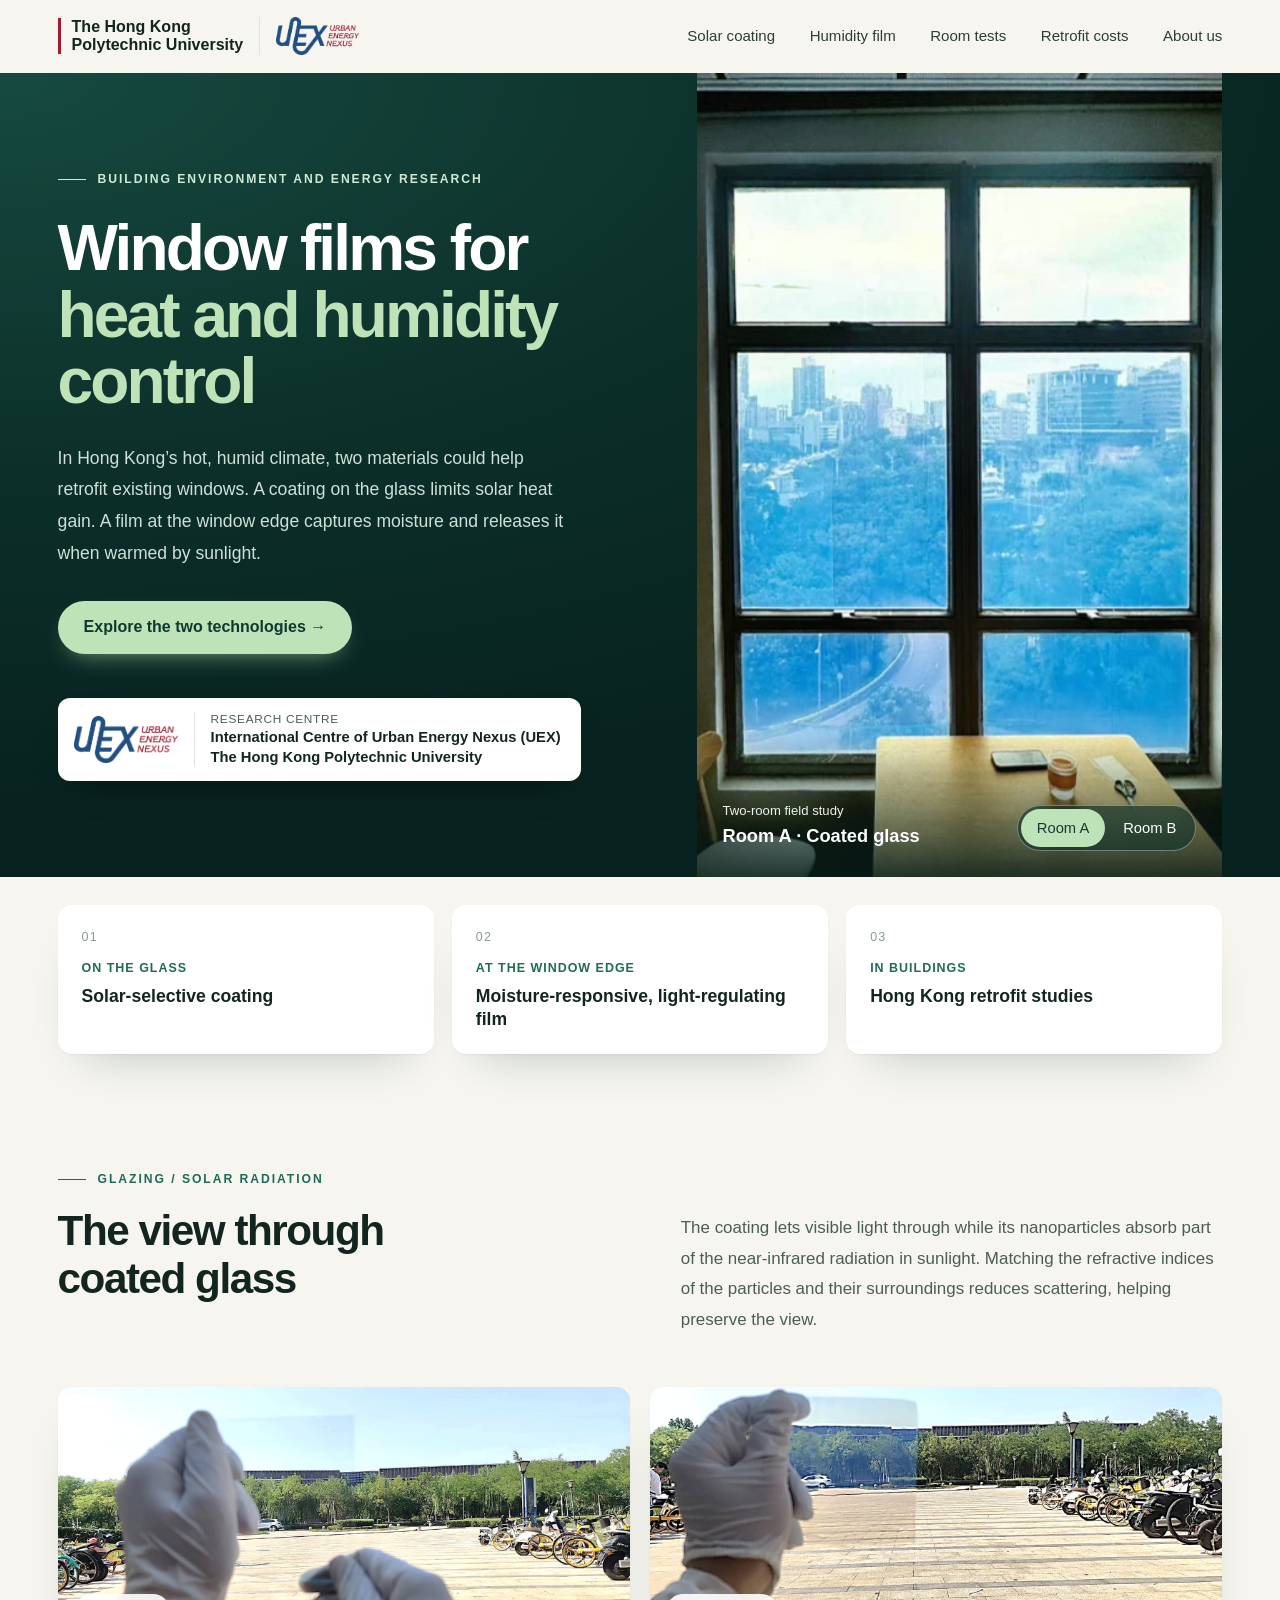
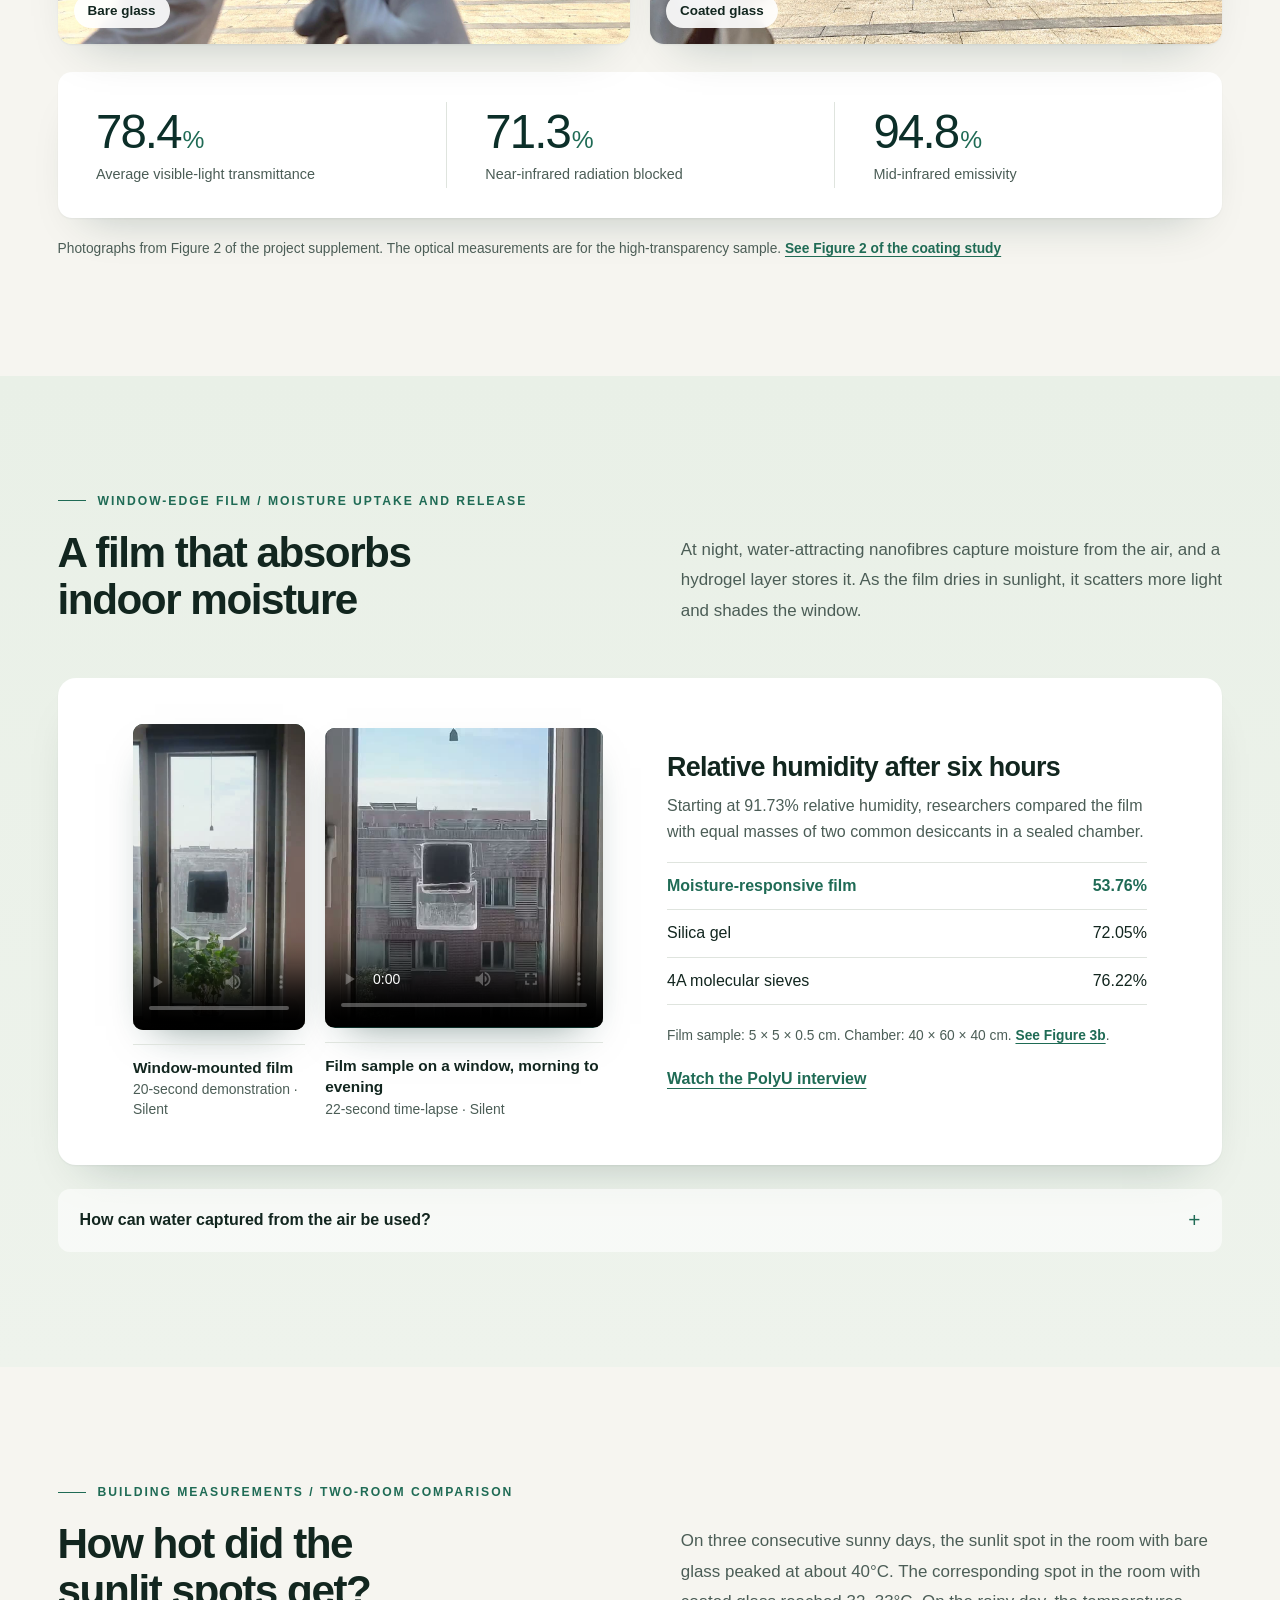
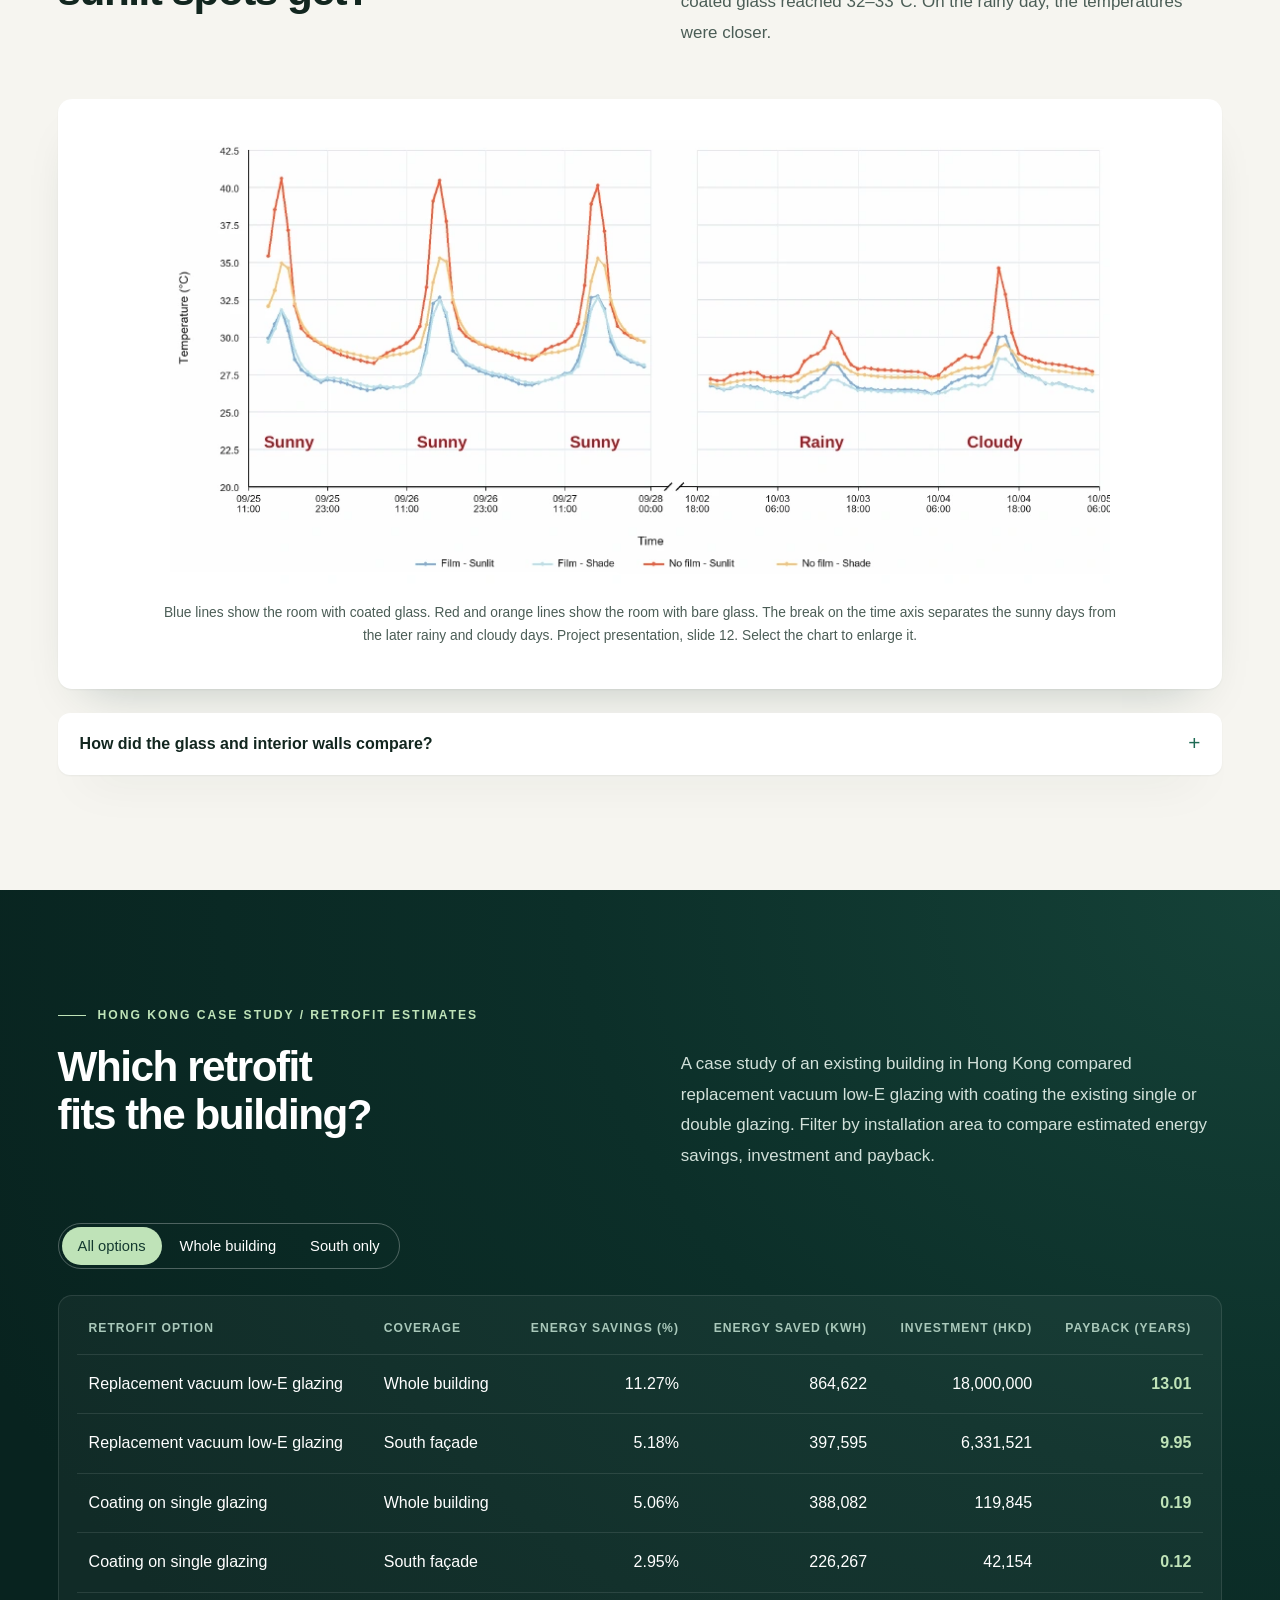
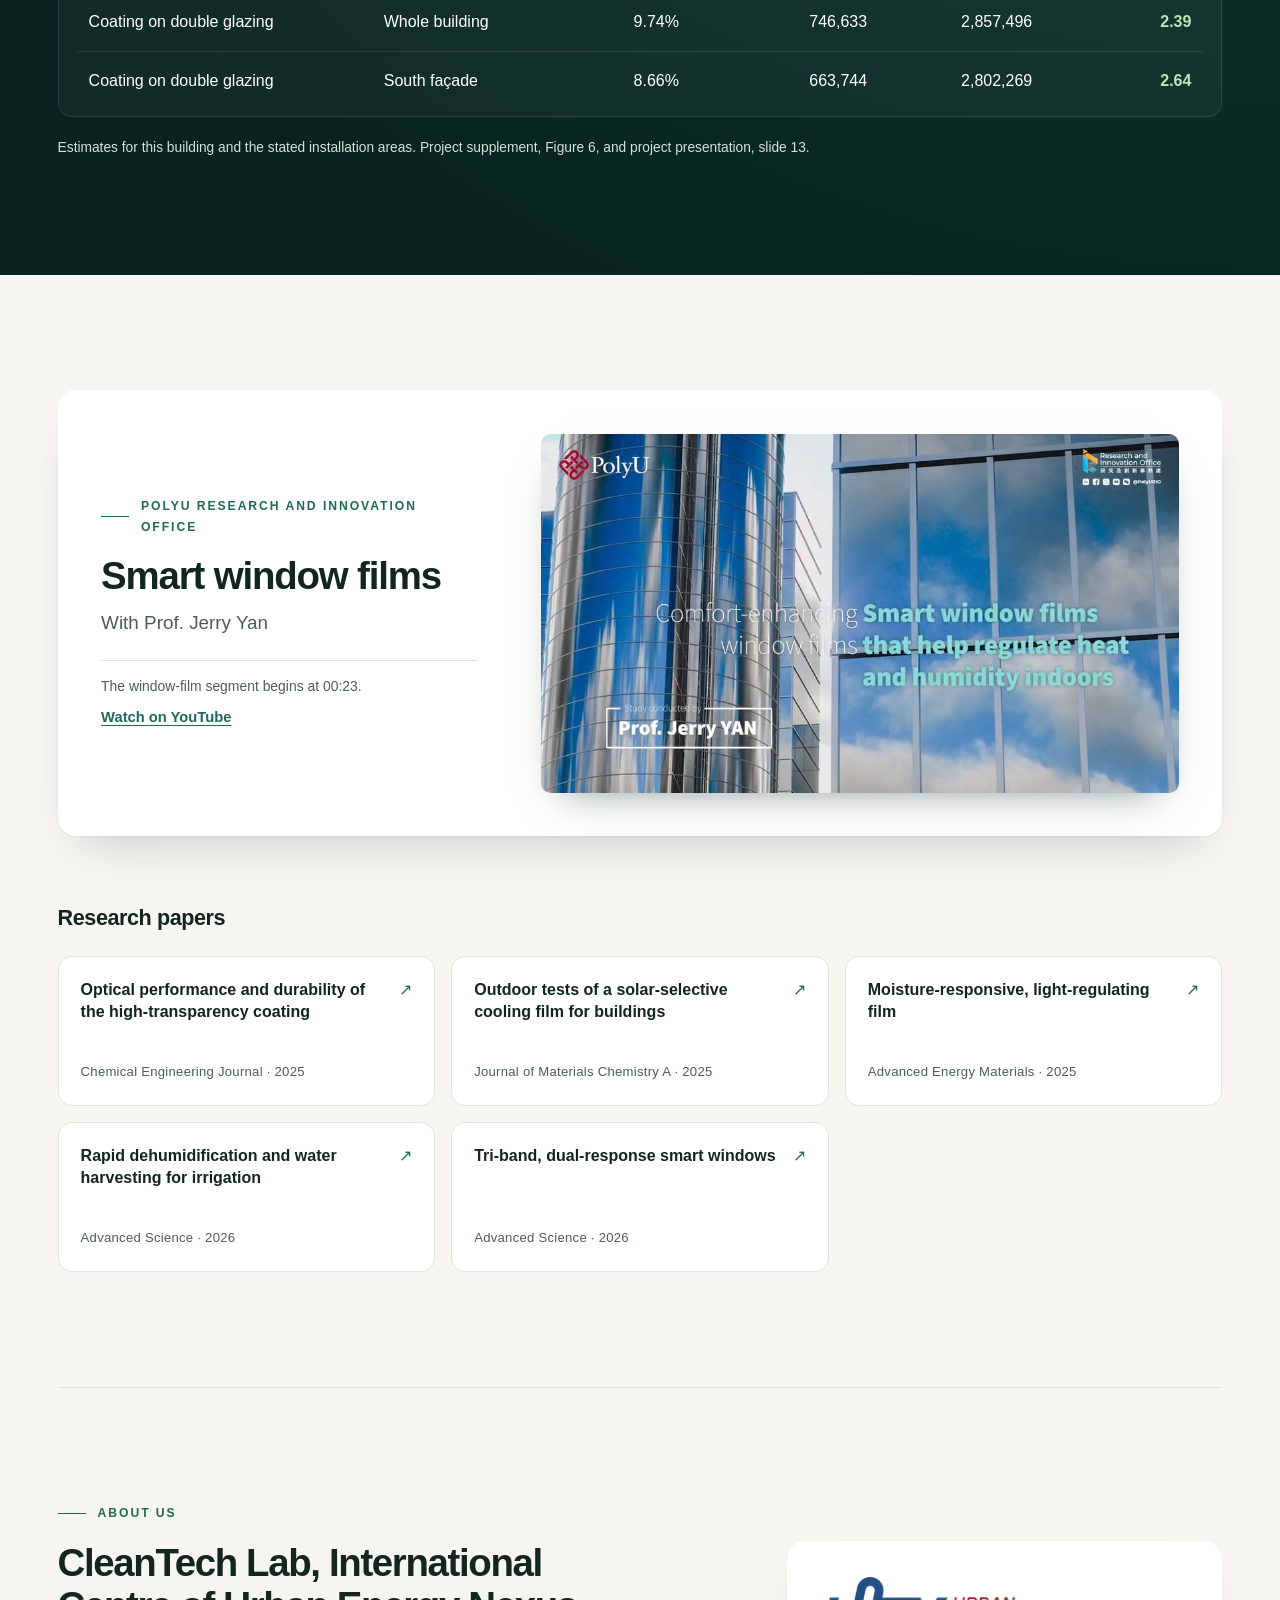
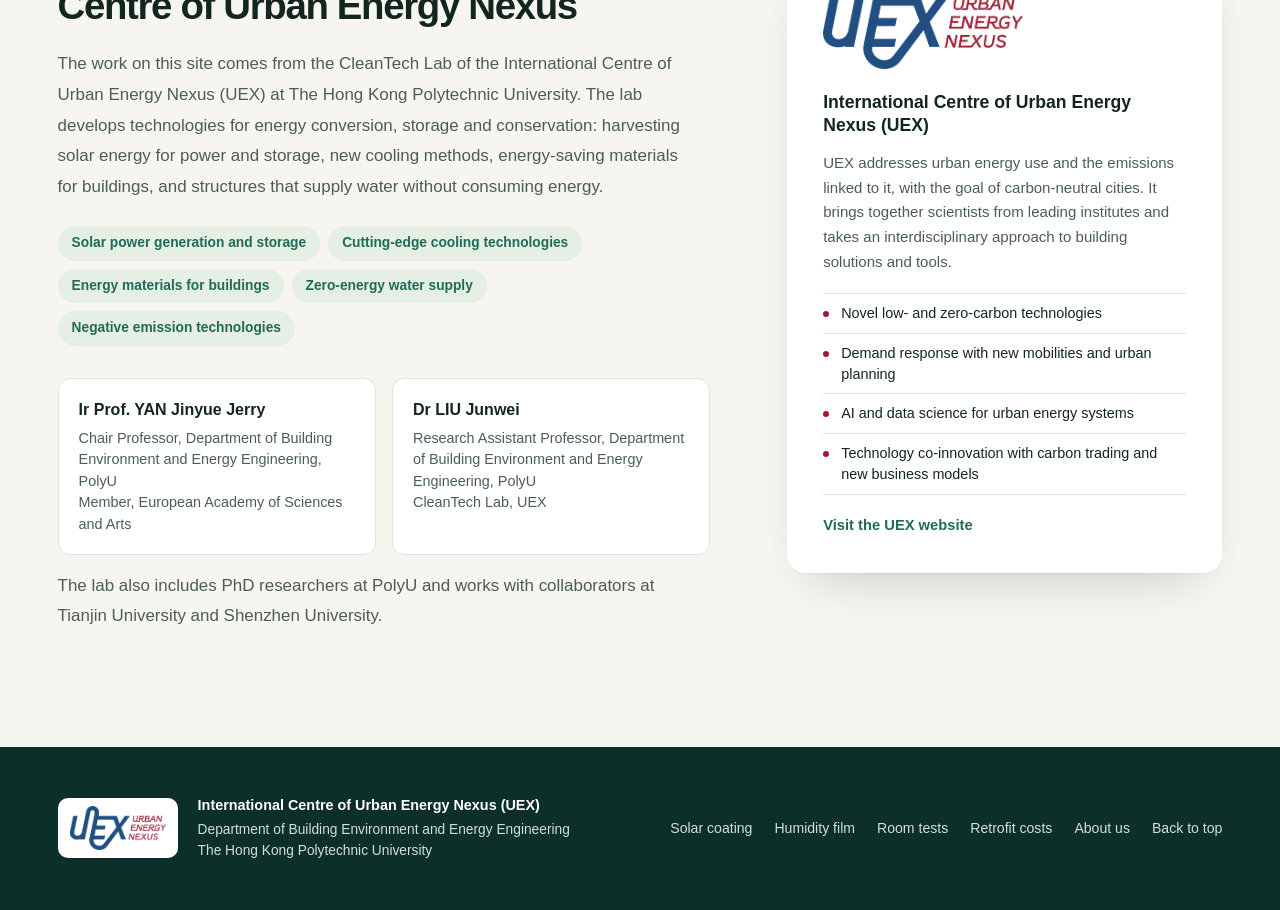
<file: index.html>
<!doctype html>
<html lang="en">
<head>
<meta charset="utf-8"><meta name="viewport" content="width=device-width, initial-scale=1"><meta name="theme-color" content="#103832">
<title>Window films for heat and humidity control · PolyU</title>
<meta name="description" content="Explore solar-selective window coatings and moisture-responsive films for building retrofits in Hong Kong through sample photographs, field measurements and cost comparisons.">
<link rel="stylesheet" href="assets/research.css?v=about-2"><script defer src="assets/research.js"></script>
</head>
<body>
<a class="skip" href="#main">Skip to content</a>
<header><div class="bar container"><a class="identity" href="#top" aria-label="Window film research home"><span class="university-name">The Hong Kong<br>Polytechnic University</span><img class="header-uex" src="assets/img/uex-logo.png" width="437" height="200" alt="UEX, International Centre of Urban Energy Nexus"></a><nav aria-label="Page sections"><a href="#coating">Solar coating</a><a href="#film">Humidity film</a><a href="#evidence">Room tests</a><a href="#impact">Retrofit costs</a><a href="#about">About us</a></nav></div></header>
<main id="main">
<section class="hero" id="top"><div class="hero-grid container"><div class="intro"><p class="kicker"><span></span>Building environment and energy research</p><h1>Window films for<br><em>heat and humidity control</em></h1><p class="abstract">In Hong Kong’s hot, humid climate, two materials could help retrofit existing windows. A coating on the glass limits solar heat gain. A film at the window edge captures moisture and releases it when warmed by sunlight.</p><a class="primary" href="#coating">Explore the two technologies</a><a class="hero-uex" href="https://www.polyu.edu.hk/iuex/"><img src="assets/img/uex-logo.png" width="437" height="200" alt="UEX logo"><span><small>Research centre</small>International Centre of Urban Energy Nexus (UEX)<br>The Hong Kong Polytechnic University</span></a></div>
<figure class="hero-photo"><img id="room-image" src="assets/img/room-a.webp" width="578" height="655" alt="A coated window and the table beside it in Room A" fetchpriority="high"><figcaption><div class="photo-caption"><span>Two-room field study</span><strong id="room-label" aria-live="polite">Room A · Coated glass</strong></div><div class="switch" role="group" aria-label="Choose a test room"><button data-room="a" data-label="Room A · Coated glass" aria-pressed="true">Room A</button><button data-room="b" data-label="Room B · Bare glass" aria-pressed="false">Room B</button></div></figcaption></figure>
</div></section>
<div class="overview container"><a href="#coating"><span>On the glass</span><b>Solar-selective coating</b></a><a href="#film"><span>At the window edge</span><b>Moisture-responsive, light-regulating film</b></a><a href="#evidence"><span>In buildings</span><b>Hong Kong retrofit studies</b></a></div>
<section id="coating" class="chapter container"><p class="over">Glazing / Solar radiation</p><div class="section-head"><h2>The view through coated glass</h2><p>The coating lets visible light through while its nanoparticles absorb part of the near-infrared radiation in sunlight. Matching the refractive indices of the particles and their surroundings reduces scattering, helping preserve the view.</p></div>
<div class="sample-pair"><figure><img src="assets/img/bare-glass.jpg" width="1600" height="720" loading="lazy" alt="Trees and bicycles seen through a handheld sample of bare glass"><figcaption>Bare glass</figcaption></figure><figure><img src="assets/img/coated-film.jpg" width="1600" height="720" loading="lazy" alt="A coated sample held against a similar outdoor scene, showing its colour and transparency"><figcaption>Coated glass</figcaption></figure></div>
<div class="metrics"><div><b>78.4<small>%</small></b><span>Average visible-light transmittance</span></div><div><b>71.3<small>%</small></b><span>Near-infrared radiation blocked</span></div><div><b>94.8<small>%</small></b><span>Mid-infrared emissivity</span></div></div>
<p class="source">Photographs from Figure 2 of the project supplement. The optical measurements are for the high-transparency sample. <a href="https://doi.org/10.1016/j.cej.2025.167017">See Figure 2 of the coating study</a></p></section>
<section id="film" class="chapter mist">
<div class="container">
  <p class="over">Window-edge film / Moisture uptake and release</p>
  <div class="section-head">
    <h2>A film that absorbs indoor moisture</h2>
    <p>At night, water-attracting nanofibres capture moisture from the air, and a hydrogel layer stores it. As the film dries in sunlight, it scatters more light and shades the window.</p>
  </div>
  <div class="film-study" id="videos">
    <div class="clip-pair">
    <figure class="lab-clip">
      <video controls playsinline preload="metadata" width="200" height="356"
             src="assets/film-window.mp4" poster="assets/img/film-window-poster.jpg" aria-labelledby="demo-caption">
        <a href="assets/film-window.mp4">Play the film demonstration</a>
      </video>
      <figcaption id="demo-caption"><strong>Window-mounted film</strong><span>20-second demonstration · Silent</span></figcaption>
    </figure>
    <figure class="lab-clip lab-clip-wide">
      <video controls playsinline preload="metadata" width="540" height="582"
             src="assets/film-box.mp4" poster="assets/img/film-box-poster.jpg" aria-labelledby="timelapse-caption">
        <a href="assets/film-box.mp4">Play the time-lapse</a>
      </video>
      <figcaption id="timelapse-caption"><strong>Film sample on a window, morning to evening</strong><span>22-second time-lapse · Silent</span></figcaption>
    </figure>
    </div>
    <div class="humidity-test">
      <h3>Relative humidity after six hours</h3>
      <p>Starting at 91.73% relative humidity, researchers compared the film with equal masses of two common desiccants in a sealed chamber.</p>
      <dl aria-label="Relative humidity after six hours by material">
        <div><dt>Moisture-responsive film</dt><dd>53.76%</dd></div>
        <div><dt>Silica gel</dt><dd>72.05%</dd></div>
        <div><dt>4A molecular sieves</dt><dd>76.22%</dd></div>
      </dl>
      <p class="source">Film sample: 5 × 5 × 0.5 cm. Chamber: 40 × 60 × 40 cm. <a href="https://doi.org/10.1002/aenm.202503332">See Figure 3b</a>.</p>
      <a class="interview-jump" href="#polyu-video">Watch the PolyU interview</a>
    </div>
  </div>
<details><summary>How can water captured from the air be used?</summary><p>A separate film stores water for plant irrigation. In a sealed 0.096 m³ chamber, a sample weighing about 1 g reduced relative humidity from 90.7% to 21.6% in one hour. Under ambient conditions, the researchers also reported a water yield of about 1.1 kg per square metre per day. <a href="https://doi.org/10.1002/advs.76145">Read the water-harvesting study</a></p></details></div></section>
<section id="evidence" class="chapter container"><p class="over">Building measurements / Two-room comparison</p><div class="section-head"><h2>How hot did the sunlit spots get?</h2><p>On three consecutive sunny days, the sunlit spot in the room with bare glass peaked at about 40°C. The corresponding spot in the room with coated glass reached 32–33°C. On the rainy day, the temperatures were closer.</p></div><figure class="chart"><a href="assets/img/room-measurements.webp" aria-label="Open the full-size temperature chart"><img src="assets/img/room-measurements.webp" width="951" height="449" loading="lazy" alt="Temperature at sunlit and shaded spots in both rooms over time. The largest differences occur at sunlit spots on sunny days."></a><figcaption>Blue lines show the room with coated glass. Red and orange lines show the room with bare glass. The break on the time axis separates the sunny days from the later rainy and cloudy days. Project presentation, slide 12. Select the chart to enlarge it.</figcaption></figure><details><summary>How did the glass and interior walls compare?</summary><p>The window in the coated room averaged 1.4–1.7°C warmer, while the interior wall averaged 0–0.6°C cooler. These readings refer to the glass and wall surfaces. The chart above shows the sunlit and shaded measurement points.</p></details></section>
<section id="impact" class="chapter dark"><div class="container"><p class="over">Hong Kong case study / Retrofit estimates</p><div class="section-head"><h2>Which retrofit fits the building?</h2><p>A case study of an existing building in Hong Kong compared replacement vacuum low‑E glazing with coating the existing single or double glazing. Filter by installation area to compare estimated energy savings, investment and payback.</p></div><div class="scope" role="group" aria-label="Filter by installation area"><button data-scope="all" aria-pressed="true">All options</button><button data-scope="whole" aria-pressed="false">Whole building</button><button data-scope="south" aria-pressed="false">South only</button></div>
<div class="table-scroll" tabindex="0" role="region" aria-label="Retrofit comparison table, scroll horizontally"><table><caption>Estimated retrofit outcomes for an existing building in Hong Kong</caption><thead><tr><th>Retrofit option</th><th>Coverage</th><th>Energy savings (%)</th><th>Energy saved (kWh)</th><th>Investment (HKD)</th><th>Payback (years)</th></tr></thead><tbody>
<tr data-area="whole"><th>Replacement vacuum low‑E glazing</th><td>Whole building</td><td>11.27%</td><td>864,622</td><td>18,000,000</td><td>13.01</td></tr><tr data-area="south"><th>Replacement vacuum low‑E glazing</th><td>South façade</td><td>5.18%</td><td>397,595</td><td>6,331,521</td><td>9.95</td></tr>
<tr data-area="whole"><th>Coating on single glazing</th><td>Whole building</td><td>5.06%</td><td>388,082</td><td>119,845</td><td>0.19</td></tr><tr data-area="south"><th>Coating on single glazing</th><td>South façade</td><td>2.95%</td><td>226,267</td><td>42,154</td><td>0.12</td></tr>
<tr data-area="whole"><th>Coating on double glazing</th><td>Whole building</td><td>9.74%</td><td>746,633</td><td>2,857,496</td><td>2.39</td></tr><tr data-area="south"><th>Coating on double glazing</th><td>South façade</td><td>8.66%</td><td>663,744</td><td>2,802,269</td><td>2.64</td></tr></tbody></table></div><p class="source">Estimates for this building and the stated installation areas. Project supplement, Figure 6, and project presentation, slide 13.</p></div></section>
<section id="research" class="chapter container">
  <div id="polyu-video" class="research-interview">
    <div>
      <p class="over">PolyU Research and Innovation Office</p>
      <h2>Smart window films</h2>
      <p class="speaker">With Prof. Jerry Yan</p>
      <p class="interview-note">The window-film segment begins at 00:23.</p>
      <a href="https://www.youtube.com/watch?v=_Lc-6vE74IY&amp;t=23s">Watch on YouTube</a>
    </div>
    <iframe src="https://www.youtube-nocookie.com/embed/_Lc-6vE74IY?start=23&amp;playsinline=1&amp;hl=en"
              title="PolyU research on smart window films with Prof. Jerry Yan" width="640" height="360"
              loading="lazy" allow="encrypted-media; picture-in-picture; fullscreen"
              referrerpolicy="strict-origin-when-cross-origin" allowfullscreen></iframe>
  </div>
  <h3 class="papers-title">Research papers</h3>
  <div class="reading"><a href="https://doi.org/10.1016/j.cej.2025.167017"><b>Optical performance and durability of the high-transparency coating</b><span>Chemical Engineering Journal · 2025</span></a><a href="https://doi.org/10.1039/D4TA05784H"><b>Outdoor tests of a solar-selective cooling film for buildings</b><span>Journal of Materials Chemistry A · 2025</span></a><a href="https://doi.org/10.1002/aenm.202503332"><b>Moisture-responsive, light-regulating film</b><span>Advanced Energy Materials · 2025</span></a><a href="https://doi.org/10.1002/advs.76145"><b>Rapid dehumidification and water harvesting for irrigation</b><span>Advanced Science · 2026</span></a><a href="https://doi.org/10.1002/advs.202511076"><b>Tri-band, dual-response smart windows</b><span>Advanced Science · 2026</span></a></div></section>
<section id="about" class="chapter container about">
  <p class="over">About us</p>
  <div class="about-grid">
    <div>
      <h2>CleanTech Lab, International Centre of Urban Energy Nexus</h2>
      <p>The work on this site comes from the CleanTech Lab of the International Centre of Urban Energy Nexus (UEX) at The Hong Kong Polytechnic University. The lab develops technologies for energy conversion, storage and conservation: harvesting solar energy for power and storage, new cooling methods, energy-saving materials for buildings, and structures that supply water without consuming energy.</p>
      <ul class="topics" aria-label="CleanTech Lab research topics">
        <li>Solar power generation and storage</li>
        <li>Cutting-edge cooling technologies</li>
        <li>Energy materials for buildings</li>
        <li>Zero-energy water supply</li>
        <li>Negative emission technologies</li>
      </ul>
      <dl class="team">
        <div><dt>Ir Prof. YAN Jinyue Jerry</dt><dd>Chair Professor, Department of Building Environment and Energy Engineering, PolyU<br>Member, European Academy of Sciences and Arts</dd></div>
        <div><dt>Dr LIU Junwei</dt><dd>Research Assistant Professor, Department of Building Environment and Energy Engineering, PolyU<br>CleanTech Lab, UEX</dd></div>
      </dl>
      <p class="team-note">The lab also includes PhD researchers at PolyU and works with collaborators at Tianjin University and Shenzhen University.</p>
    </div>
    <a class="about-uex" href="https://www.polyu.edu.hk/iuex/">
      <img src="assets/img/uex-logo.png" width="437" height="200" alt="UEX logo" loading="lazy">
      <b>International Centre of Urban Energy Nexus (UEX)</b>
      <span>UEX addresses urban energy use and the emissions linked to it, with the goal of carbon-neutral cities. It brings together scientists from leading institutes and takes an interdisciplinary approach to building solutions and tools.</span>
      <ul class="uex-topics" aria-label="UEX research topics">
        <li>Novel low- and zero-carbon technologies</li>
        <li>Demand response with new mobilities and urban planning</li>
        <li>AI and data science for urban energy systems</li>
        <li>Technology co-innovation with carbon trading and new business models</li>
      </ul>
      <em>Visit the UEX website</em>
    </a>
  </div>
</section>
</main><footer><div class="container foot">
  <div class="foot-brand"><img src="assets/img/uex-logo.png" width="437" height="200" alt="UEX logo" loading="lazy"><p><b>International Centre of Urban Energy Nexus (UEX)</b><span>Department of Building Environment and Energy Engineering<br>The Hong Kong Polytechnic University</span></p></div>
  <div class="foot-links"><a href="#coating">Solar coating</a><a href="#film">Humidity film</a><a href="#evidence">Room tests</a><a href="#impact">Retrofit costs</a><a href="#about">About us</a><a href="#top">Back to top</a></div>
</div></footer></body></html>
</file>
<file: assets/research.css>
:root {
  color-scheme: light;
  --ink: #172c28;
  --pine: #103832;
  --green: #236653;
  --mint: #c1e4be;
  --paper: #fcfcf8;
  --line: #d4dfd9;
  --body: #445951;
  --mono: "SFMono-Regular", Consolas, "Liberation Mono", monospace;
  font-family: "Helvetica Neue", "PingFang SC", "Microsoft YaHei", sans-serif;
  color: var(--ink); background: var(--paper); line-height: 1.65;
}
* { box-sizing: border-box }
html { scroll-behavior: smooth; scroll-padding-top: 86px }
body, figure, h1, h2, p { margin: 0 }
img { display: block; width: 100%; height: auto }
a { color: inherit; text-underline-offset: .22em }
button { font: inherit; color: inherit; cursor: pointer }
a:focus-visible, button:focus-visible, summary:focus-visible, .table-scroll:focus-visible { outline: 3px solid #d2803d; outline-offset: 4px }
.skip { position: absolute; left: 12px; top: -80px; z-index: 30; background: white; padding: 10px }
.skip:focus { top: 8px }
.container { width: min(1280px, 100% - clamp(40px, 9vw, 160px)); margin-inline: auto }
header { position: sticky; top: 0; z-index: 10; background: var(--paper); border-bottom: 1px solid var(--line) }
.bar { height: 76px; display: flex; align-items: center; gap: 32px }
.identity { text-decoration: none }
.university-name { display: inline-block; border-left: 3px solid #a71930; padding-left: 11px; font-size: 1rem; line-height: 1.13; font-weight: 650 }
nav { display: flex; gap: clamp(18px, 2.7vw, 44px); margin-left: auto }
nav a { font-size: .94rem; font-weight: 550; text-decoration: none }
nav a:hover, .reading a:hover { color: var(--green); text-decoration: underline }

.hero { background: var(--pine); color: white }
.hero-grid { display: grid; grid-template-columns: 1.06fr 1fr; align-items: stretch; gap: 7% }
.intro { padding: clamp(55px, 6.1vw, 92px) 0 }
.kicker,.over { display: flex; align-items: center; gap: 12px; font-size: .89rem; font-weight: 650; letter-spacing: .08em }
.kicker { color: #d0e8d4 }
.kicker span,.over::before { content: ''; width: 32px; height: 2px; background: currentColor }
h1 { font-size: clamp(3.5rem, 5.6vw, 6rem); line-height: 1.14; letter-spacing: -.04em; margin: 23px 0; font-weight: 650 }
h1 em { font-style: normal; color: var(--mint) }
.abstract { max-width: 29em; color: #d2e1da; font-size: 1.075rem; line-height: 1.85 }
.primary { display: inline-block; border-radius: 3px; background: var(--mint); color: #0e392f; text-decoration: none; font-weight: 650; margin-top: 32px; padding: 11px 22px }
.primary:hover { background: #d6efcc }
.hero-photo { position: relative; min-width: 0; isolation: isolate; background: #20332c }
.hero-photo > img { position: absolute; height: 100%; object-fit: cover; object-position: center 52% }
.hero-photo figcaption { position: absolute; inset: auto 0 0; display: flex; justify-content: space-between; align-items: end; gap: 8px; padding: 48px 22px 24px; background: linear-gradient(transparent, #102520e8); color: white }
.photo-caption span,.photo-caption strong { display: block }
.photo-caption span { font-size: .82rem; color: #eef3eb }
.photo-caption strong { font-size: 1.14rem }
.switch,.scope { display: inline-flex; align-items: center; border: 1px solid #819e92; border-radius: 4px; padding: 3px; gap: 2px }
.switch { background: #183f36 }
.switch button,.scope button { border: 0; background: transparent; color: white; border-radius: 2px; padding: 7px 12px; font-size: .92rem }
.switch [aria-pressed=true],.scope [aria-pressed=true] { background: var(--mint); color: #143a30 }
.overview { display: grid; grid-template-columns: repeat(3, 1fr); border-bottom: 1px solid var(--line) }
.overview a { padding: 24px 20px 24px 0; text-decoration: none }
.overview span,.overview b { display: block }
.overview span { font-size: .85rem; color: var(--green) }
.overview b { font-size: 1.09rem; margin-top: 3px }
.overview a:hover b { text-decoration: underline }
.chapter { padding-block: clamp(62px, 7vw, 108px) }
.over { color: var(--green); margin-bottom: 18px }
.section-head { display: grid; grid-template-columns: 1fr 1fr; gap: 7%; align-items: start; margin-bottom: 36px }
h2 { font-size: clamp(2rem, 3.4vw, 3.6rem); line-height: 1.24; letter-spacing: -.04em }
.section-head p,details p { color: var(--body) }
.sample-pair { display: grid; grid-template-columns: 1fr 1fr; gap: 16px }
.sample-pair figcaption { font-size: .88rem; margin-top: 8px; font-weight: 600 }
.metrics { display: grid; grid-template-columns: repeat(3, 1fr); margin-top: 32px; border-block: 1px solid var(--line); padding: 21px 0 }
.metrics div { padding-left: 24px; border-left: 1px solid var(--line) }
.metrics div:first-child { border: 0; padding-left: 0 }
.metrics b { font-family: var(--mono); font-variant-numeric: tabular-nums; color: var(--green) }
.metrics b { display: block; font-weight: 500; font-size: clamp(2rem,3.7vw,3.6rem); line-height: 1.25; letter-spacing: -.06em }
.metrics small { font-size: .52em }
.metrics span,.source,figure.chart figcaption { font-size: .9rem; color: var(--body) }
.source,figure.chart figcaption { margin-top: 16px }
.source a { font-weight: 600 }
.mist { background: #eaf1e9 }
.film-study {
  display: grid; grid-template-columns: clamp(170px, 15vw, 205px) minmax(0, 36rem);
  gap: clamp(24px, 5vw, 76px); align-items: center; justify-content: center;
  padding: clamp(20px, 3vw, 40px); background: #f8faf5; border-block: 1px solid #c8d6ca;
}
.lab-clip video { display: block; width: 100%; height: auto; aspect-ratio: 9 / 16; border-radius: 3px; background: var(--pine) }
.lab-clip figcaption { display: grid; gap: 2px; margin-top: 10px; line-height: 1.4 }
.lab-clip figcaption strong { font-size: .96rem }
.lab-clip figcaption span,.interview-note { color: var(--body); font-size: .87rem }
.humidity-test h3 { margin: 0 0 10px; font-size: clamp(1.4rem, 2.1vw, 2rem); line-height: 1.2; letter-spacing: -.025em }
.humidity-test p { color: var(--body) }
.humidity-test dl { margin: 16px 0 0; border-top: 1px solid var(--line) }
.humidity-test dd { margin: 0; font-family: var(--mono); font-variant-numeric: tabular-nums }
.humidity-test dl > div { display: flex; justify-content: space-between; align-items: baseline; gap: 12px; padding: 6px 0; border-bottom: 1px solid var(--line) }
.humidity-test dl > div:first-child { color: var(--green); font-weight: 650 }
.interview-jump { display: inline-block; margin-top: 12px; color: var(--green); font-weight: 600 }
.research-interview { display: grid; grid-template-columns: 1fr 1.45fr; align-items: center; gap: 6%; padding-bottom: 32px; border-bottom: 1px solid var(--line) }
.research-interview iframe { display: block; width: 100%; height: auto; aspect-ratio: 16 / 9; border: 0; border-radius: 3px; background: var(--pine) }
.research-interview .speaker { font-size: 1.18rem; margin: 10px 0 16px }
.research-interview a { color: var(--green); font-size: .92rem }
.papers-title { margin: 28px 0 14px }
details { border-block: 1px solid #bccdc2; margin-top: 28px; padding: 16px 2px }
summary { cursor: pointer; font-weight: 650 }
details p { margin: 12px 0 3px; max-width: 62em }
.chart { background: white; padding: clamp(12px,3.2vw,45px); border: 1px solid var(--line) }
.chart img { width: min(100%,940px); margin: auto }
.chart a { display: block; cursor: zoom-in }
.dark { background: var(--pine); color: white }
.dark .over { color: var(--mint) }
.dark .section-head p,.dark .source { color: #d2e1da }
.scope { margin-bottom: 20px }
.table-scroll { overflow-x: auto }
table { width: 100%; border-collapse: collapse; white-space: nowrap; font-variant-numeric: tabular-nums }
caption { position:absolute; clip-path:inset(50%); width:1px; height:1px; overflow:hidden }
td,th { padding: 14px 10px; text-align: right; border-bottom: 1px solid #507167 }
th:first-child,td:nth-child(2),thead th:nth-child(2) { text-align: left }
thead th { color: #c7dfcf; font-size: .89rem }
tbody th { font-weight: 500 }
.reading { display: grid; grid-template-columns: 1fr 1fr; column-gap: 6% }
.reading a { border-top: 1px solid var(--line); padding: 18px 0; text-decoration: none }
.reading span { display: block; font-size: .9rem; color: var(--body) }
footer { border-top: 1px solid var(--line); font-size: .9rem; padding: 22px 0 }
footer div { display: flex; justify-content: space-between; gap: 12px }
@media(max-width:800px) {
  .bar { height: auto; min-height: 62px; flex-wrap: wrap; gap: 0; padding-top: 12px }
  nav { order: 3; width: 100%; margin: 9px 0 0; padding-bottom: 9px; justify-content: space-between; gap: 8px }
  nav a { font-size: .88rem }

  html { scroll-padding-top: 110px }
  .hero-grid { gap: 20px }
  .hero-photo figcaption { flex-wrap: wrap; padding: 40px 12px 12px }
  .section-head { grid-template-columns: 1fr; gap: 14px }
}
@media(max-width:620px) {
  .hero-grid { width: 100%; grid-template-columns: 1fr; gap: 0 }
  .intro { padding: 40px 20px 34px }
  h1 { font-size: clamp(3rem,13vw,4.8rem); margin: 16px 0 }
  .primary { margin-top: 20px }
  .hero-photo { height: 300px }
  .hero-photo > img { object-position: 50% 60% }
  .hero-photo figcaption { padding: 45px 20px 15px }
  .overview a { padding: 14px 6px 14px 0 }
  .overview b { font-size: .9rem }
  .overview span { font-size: .8rem }
  .sample-pair,.reading { grid-template-columns: 1fr }
  .metrics div { padding-left: 9px }
  .metrics span { font-size: .79rem }
  .film-study { grid-template-columns: 1fr; gap: 24px; padding: 18px }
  .lab-clip { display: grid; grid-template-columns: minmax(110px, 46%) 1fr; gap: 14px; align-items: center }
  .lab-clip video { max-width: 170px }
  .lab-clip figcaption { margin: 0 }
  .research-interview { grid-template-columns: 1fr; gap: 20px }
  td,th { padding: 12px }
}
@media(prefers-reduced-motion:reduce) { html {scroll-behavior:auto} }
:lang(en) .intro h1 { font-size: clamp(2.8rem, 4.8vw, 4.7rem); text-wrap: balance }
:lang(en) .switch button { white-space: nowrap }
@media (max-width:620px) {
  :lang(en) .overview { grid-template-columns: 1fr }
  :lang(en) .overview a { display: grid; grid-template-columns: 8rem 1fr; align-items: baseline; border-bottom: 1px solid var(--line); padding: 9px 0 }
  :lang(en) .scope button { padding-inline: 8px }
}

/* video layout refinements */
.film-study { grid-template-columns: clamp(200px, 19vw, 250px) minmax(0, 34rem); gap: clamp(28px, 5vw, 72px); align-items: center; padding: clamp(24px, 3.4vw, 48px) }
.lab-clip video { border-radius: 6px; box-shadow: 0 18px 40px -22px rgba(16,56,50,.55) }
.lab-clip figcaption { margin-top: 14px; padding-top: 12px; border-top: 1px solid #c8d6ca }
.humidity-test .interview-jump { margin-top: 18px }
.research-interview { grid-template-columns: minmax(0, 1fr) minmax(0, 1.7fr); gap: clamp(28px, 5vw, 72px); align-items: center; padding: clamp(24px, 3.4vw, 48px); margin-bottom: 40px; background: #f8faf5; border-block: 1px solid #c8d6ca }
.research-interview h2 { margin: 0; font-size: clamp(1.8rem, 3vw, 2.6rem); line-height: 1.1; letter-spacing: -.03em }
.research-interview .speaker { margin: 10px 0 22px; color: var(--body) }
.research-interview .interview-note { margin: 0 0 6px; padding-top: 14px; border-top: 1px solid #c8d6ca }
.research-interview a { font-weight: 600 }
.research-interview iframe { border-radius: 6px; background: var(--pine) url(img/rio-video.jpg) center / cover no-repeat; box-shadow: 0 18px 40px -22px rgba(16,56,50,.55) }
@media (max-width:800px) {
  .research-interview { grid-template-columns: 1fr; gap: 22px }
  .research-interview iframe { order: -1 }
}
@media (max-width:620px) {
  .film-study { grid-template-columns: 1fr; gap: 22px; padding: 20px }
  .lab-clip { grid-template-columns: 150px 1fr; gap: 16px; align-items: end }
  .lab-clip video { max-width: 150px }
  .lab-clip figcaption { margin: 0; border-top: 0; padding-top: 0 }
  .research-interview { padding: 20px }
}

/* UEX, second clip, about us */
.identity { display: flex; align-items: center; gap: 16px }
.header-uex { width: auto; height: 38px; padding-left: 16px; border-left: 1px solid var(--line) }
.hero-uex { display: flex; align-items: center; gap: 16px; width: fit-content; margin-top: 36px; padding: 12px 18px 12px 12px; background: #fff; border-radius: 4px; color: var(--ink); text-decoration: none; line-height: 1.35; font-size: .92rem; font-weight: 600 }
.hero-uex img { width: 104px; height: auto }
.hero-uex small { display: block; color: var(--body); font-size: .74rem; font-weight: 500; letter-spacing: .06em; text-transform: uppercase }
.hero-uex span { padding-left: 16px; border-left: 1px solid var(--line) }
.film-study { grid-template-columns: minmax(0, 470px) minmax(0, 30rem) }
.clip-pair { display: grid; grid-template-columns: 0.62fr 1fr; gap: 20px; align-items: end }
.lab-clip-wide video { aspect-ratio: 540 / 582 }
.about-grid { display: grid; grid-template-columns: minmax(0, 1.5fr) minmax(0, 1fr); gap: clamp(28px, 6vw, 90px); align-items: start; margin-top: 14px }
.about h2 { font-size: clamp(1.8rem, 3vw, 2.6rem); line-height: 1.1; letter-spacing: -.03em; margin-bottom: 16px }
.about-grid > div > p { color: var(--body); max-width: 40rem }
.team { margin: 24px 0 0; border-top: 1px solid var(--line) }
.team div { padding: 12px 0; border-bottom: 1px solid var(--line) }
.team dt { font-weight: 650 }
.team dd { margin: 0; color: var(--body); font-size: .9rem }
.about-uex { display: grid; gap: 10px; padding: clamp(22px, 3vw, 36px); background: #f8faf5; border-block: 1px solid #c8d6ca; text-decoration: none }
.about-uex img { width: 180px }
.about-uex b { font-size: 1.1rem; line-height: 1.3 }
.about-uex span { color: var(--body); font-size: .94rem }
.about-uex em { font-style: normal; color: var(--green); font-weight: 600; font-size: .92rem }
.about-uex:hover em { text-decoration: underline }
@media (max-width:900px) {
  .film-study { grid-template-columns: 1fr }
  .clip-pair { max-width: 520px }
  .about-grid { grid-template-columns: 1fr }
}
@media (max-width:620px) {
  .header-uex { height: 30px; padding-left: 12px }
  .identity { gap: 12px }
  .hero-uex { margin-top: 26px; gap: 12px; font-size: .84rem }
  .hero-uex img { width: 84px }
  .hero-uex span { padding-left: 12px }
  .clip-pair { gap: 12px }
  .clip-pair .lab-clip { display: block }
  .clip-pair .lab-clip video { max-width: none }
  .clip-pair .lab-clip figcaption { margin-top: 10px; padding-top: 8px; border-top: 1px solid #c8d6ca; font-size: .9rem }
}
footer a { white-space: nowrap }
@media (max-width:620px) { nav a { font-size: .8rem; line-height: 1.3 } }

/* ===== Refined presentation layer ===== */
:root {
  --ink: #12261f; --pine: #0c2f29; --pine-2: #123c34; --green: #1f6b55; --mint: #bfe3b8;
  --paper: #f6f5f0; --card: #ffffff; --line: #dfe4de; --body: #4b5d56;
  --radius: 14px; --shadow: 0 1px 2px rgba(12,47,41,.05), 0 24px 48px -28px rgba(12,47,41,.28);
  font-family: -apple-system, BlinkMacSystemFont, "SF Pro Text", "Helvetica Neue", "PingFang SC", "Microsoft YaHei", sans-serif;
  -webkit-font-smoothing: antialiased; text-rendering: optimizeLegibility;
}
body { background: var(--paper) }
h1, h2, h3 { font-weight: 620; text-wrap: balance }
h2 { font-size: clamp(2rem, 3.3vw, 3.25rem); line-height: 1.12; letter-spacing: -.035em }
.section-head p { font-size: 1.06rem; line-height: 1.8; padding-top: 6px }
.over, .kicker { font-size: .76rem; font-weight: 650; letter-spacing: .16em; text-transform: uppercase }
.over::before, .kicker span { width: 28px; height: 1px }

/* header */
header { background: rgba(246,245,240,.82); -webkit-backdrop-filter: saturate(160%) blur(14px); backdrop-filter: saturate(160%) blur(14px); border-bottom-color: transparent; transition: box-shadow .3s, border-color .3s }
body.scrolled header { border-bottom-color: var(--line); box-shadow: 0 10px 30px -24px rgba(12,47,41,.5) }
.bar { height: 72px }
nav a { position: relative; color: #2b3f38; font-weight: 520 }
nav a::after { content: ''; position: absolute; left: 0; right: 0; bottom: -6px; height: 1px; background: var(--green); transform: scaleX(0); transform-origin: left; transition: transform .25s }
nav a:hover { text-decoration: none; color: var(--green) }
nav a:hover::after { transform: scaleX(1) }

/* hero */
.hero { position: relative; overflow: hidden; background: radial-gradient(120% 90% at 0% 0%, #164a40 0%, var(--pine) 55%, #08231f 100%) }
.intro { padding-block: clamp(64px, 7.5vw, 120px) }
h1 { font-weight: 600; line-height: 1.04; letter-spacing: -.045em; margin: 26px 0 28px }
:lang(en) .intro h1 { font-size: clamp(2.9rem, 5vw, 5rem) }
.abstract { color: #cfe0d8; font-size: 1.1rem; line-height: 1.8 }
.primary { border-radius: 999px; padding: 13px 26px; box-shadow: 0 10px 24px -12px rgba(191,227,184,.7); transition: transform .2s, background .2s }
.primary::after { content: ' →' }
.primary:hover { transform: translateY(-1px) }
.hero-uex { border-radius: 12px; margin-top: 44px; padding: 14px 20px 14px 16px; box-shadow: 0 16px 36px -20px rgba(0,0,0,.6) }
.hero-photo { margin: 0; border-radius: 0 }
.hero-photo figcaption { padding: 64px 26px 26px; background: linear-gradient(transparent, rgba(6,28,24,.88)) }
.switch { border-radius: 999px; border-color: rgba(255,255,255,.35); background: rgba(12,47,41,.6); -webkit-backdrop-filter: blur(8px); backdrop-filter: blur(8px) }
.switch button, .scope button { border-radius: 999px; padding: 7px 16px }

/* overview strip */
.overview { counter-reset: ov; gap: 18px; border: 0; margin-top: -36px; position: relative; z-index: 2 }
.overview a { counter-increment: ov; background: var(--card); border-radius: var(--radius); box-shadow: var(--shadow); padding: 22px 24px 22px; transition: transform .25s, box-shadow .25s }
.overview a::before { content: '0' counter(ov); display: block; font-size: .78rem; color: #8a9b94; letter-spacing: .1em; margin-bottom: 10px; font-variant-numeric: tabular-nums }
.overview a:hover { transform: translateY(-3px); box-shadow: 0 1px 2px rgba(12,47,41,.05), 0 30px 56px -26px rgba(12,47,41,.38) }
.overview a:hover b { text-decoration: none; color: var(--green) }
.overview span { font-size: .78rem; letter-spacing: .08em; text-transform: uppercase; font-weight: 600 }
.overview b { font-size: 1.1rem; line-height: 1.35; margin-top: 6px; font-weight: 600 }

/* chapters */
.chapter { padding-block: clamp(80px, 9vw, 140px) }
.section-head { margin-bottom: clamp(36px, 4vw, 56px) }
.sample-pair { gap: 20px }
.sample-pair figure { position: relative; border-radius: var(--radius); overflow: hidden; box-shadow: var(--shadow) }
.sample-pair figcaption { position: absolute; left: 16px; bottom: 16px; margin: 0; padding: 6px 14px; border-radius: 999px; background: rgba(255,255,255,.9); -webkit-backdrop-filter: blur(6px); backdrop-filter: blur(6px); font-size: .84rem; font-weight: 600 }
.metrics { margin-top: 28px; padding: 30px 0; border: 0; background: var(--card); border-radius: var(--radius); box-shadow: var(--shadow) }
.metrics div { padding-inline: clamp(20px, 3vw, 40px); border-left-color: var(--line) }
.metrics div:first-child { padding-left: clamp(20px, 3vw, 40px) }
.metrics b { font-family: inherit; font-weight: 300; letter-spacing: -.04em; color: var(--pine) }
.metrics small { color: var(--green); margin-left: 2px }
.source { margin-top: 20px; font-size: .86rem }
.source a, .interview-jump, .research-interview a { color: var(--green); text-decoration-thickness: 1px }

/* humidity film */
.mist { background: linear-gradient(180deg, #e9f0e7 0%, #eef3ec 100%) }
.film-study { background: var(--card); border: 0; border-radius: calc(var(--radius) + 4px); box-shadow: var(--shadow); padding: clamp(24px, 3.6vw, 52px) }
.lab-clip video { border-radius: 10px }
.lab-clip figcaption { border-top-color: var(--line) }
.humidity-test h3 { font-weight: 600 }
.humidity-test dl > div { padding: 10px 0 }
.humidity-test dl > div:first-child { color: var(--green) }
.humidity-test dl > div:first-child dd { font-weight: 700 }
.humidity-test dd { font-family: inherit; font-variant-numeric: tabular-nums }
details { border: 0; background: rgba(255,255,255,.6); border-radius: 12px; padding: 18px 22px; margin-top: 24px }
summary { list-style: none; display: flex; justify-content: space-between; align-items: center; gap: 12px }
summary::-webkit-details-marker { display: none }
summary::after { content: '+'; font-size: 1.3rem; font-weight: 300; color: var(--green); line-height: 1 }
details[open] summary::after { content: '−' }

/* chart */
.chart { border: 0; border-radius: var(--radius); box-shadow: var(--shadow); background: var(--card) }
figure.chart figcaption { max-width: 60rem; margin: 18px auto 0; font-size: .86rem; text-align: center }
#evidence details { background: var(--card); box-shadow: var(--shadow) }

/* retrofit table */
.dark { background: radial-gradient(110% 120% at 100% 0%, #154238 0%, var(--pine) 50%, #08231f 100%) }
.scope { border-radius: 999px; border-color: rgba(255,255,255,.28); margin-bottom: 26px }
.table-scroll { background: rgba(255,255,255,.04); border: 1px solid rgba(255,255,255,.1); border-radius: var(--radius); padding: 6px 18px }
td, th { border-bottom-color: rgba(255,255,255,.1); padding: 16px 12px }
tbody tr:last-child > * { border-bottom: 0 }
thead th { color: #a9c8ba; font-size: .76rem; font-weight: 600; letter-spacing: .08em; text-transform: uppercase }
tbody tr { transition: background .2s }
tbody tr:hover { background: rgba(191,227,184,.07) }
tbody td:last-child { color: var(--mint); font-weight: 600 }

/* interview + papers */
.research-interview { background: var(--card); border: 0; border-radius: calc(var(--radius) + 4px); box-shadow: var(--shadow) }
.research-interview iframe { border-radius: 10px }
.research-interview .interview-note { border-top-color: var(--line) }
.papers-title { margin: 64px 0 20px; font-size: 1.35rem; font-weight: 600; letter-spacing: -.02em }
.reading { grid-template-columns: repeat(auto-fill, minmax(300px, 1fr)); gap: 16px }
.reading a { position: relative; display: flex; flex-direction: column; gap: 10px; justify-content: space-between; min-height: 150px; border: 1px solid var(--line); border-radius: var(--radius); background: var(--card); padding: 22px 52px 22px 22px; transition: transform .25s, box-shadow .25s, border-color .25s }
.reading a::after { content: '↗'; position: absolute; top: 20px; right: 22px; color: var(--green) }
.reading a:hover { text-decoration: none; color: inherit; transform: translateY(-3px); border-color: transparent; box-shadow: var(--shadow) }
.reading b { font-weight: 600; line-height: 1.4 }
.reading span { font-size: .82rem; letter-spacing: .02em }

/* about */
.about { border-top: 1px solid var(--line) }
.about h2 { font-size: clamp(2rem, 3.3vw, 3.25rem); line-height: 1.12; letter-spacing: -.035em; margin-bottom: 22px; font-weight: 620 }
.about-grid > div > p { font-size: 1.06rem; line-height: 1.8 }
.team { display: grid; grid-template-columns: 1fr 1fr; gap: 16px; border: 0; margin-top: 32px }
.team div { background: var(--card); border: 1px solid var(--line); border-radius: 12px; padding: 18px 20px }
.team dd { margin-top: 4px; line-height: 1.5 }
.about-uex { background: var(--card); border: 0; border-radius: calc(var(--radius) + 4px); box-shadow: var(--shadow); gap: 14px; transition: transform .25s }
.about-uex:hover { transform: translateY(-3px) }
.about-uex img { width: 200px; margin-bottom: 8px }

/* footer */
footer { background: var(--pine); color: #cfe0d8; border: 0; padding: 48px 0 }
.foot { display: flex; justify-content: space-between; align-items: center; gap: 32px; flex-wrap: wrap }
.foot-brand { display: flex; align-items: center; gap: 20px }
.foot-brand img { width: 120px; background: #fff; border-radius: 10px; padding: 8px 12px }
.foot-brand p { display: grid; gap: 4px; line-height: 1.5 }
.foot-brand b { color: #fff; font-weight: 600 }
.foot-brand span { font-size: .86rem }
.foot-links { display: flex; flex-wrap: wrap; gap: 8px 22px; font-size: .88rem }
.foot-links a { text-decoration: none; color: #cfe0d8 }
.foot-links a:hover { color: #fff; text-decoration: underline }

/* reveal */
.reveal-ready .section-head, .reveal-ready .sample-pair, .reveal-ready .metrics, .reveal-ready .film-study, .reveal-ready .chart, .reveal-ready .table-scroll, .reveal-ready .research-interview, .reveal-ready .reading, .reveal-ready .about-grid { opacity: 0; transform: translateY(18px); transition: opacity .8s ease, transform .8s cubic-bezier(.2,.7,.2,1) }
.reveal-ready .is-in { opacity: 1; transform: none }

@media (max-width:900px) {
  .overview { grid-template-columns: 1fr; margin-top: 20px; gap: 12px }
  .team { grid-template-columns: 1fr }
}
@media (max-width:620px) {
  .overview { width: calc(100% - 40px) }
  :lang(en) .overview a { display: block; padding: 18px 20px; border: 0 }
  .overview a::before { margin-bottom: 6px }
  .metrics { grid-template-columns: 1fr; padding: 8px 20px }
  .metrics div, .metrics div:first-child { padding: 16px 0; border-left: 0; border-top: 1px solid var(--line) }
  .metrics div:first-child { border-top: 0 }
  .film-study { padding: 18px }
  .research-interview { padding: 18px }
  .table-scroll { padding: 4px 8px }
  .reading { grid-template-columns: 1fr }
  .foot-brand { align-items: flex-start }
  .foot-brand img { width: 96px }
}
.overview { margin-top: 28px }
header { background: rgba(246,245,240,.94) }
@media (max-width:800px) { header { background: var(--paper) } .foot-links { justify-content: flex-start } }

/* About us: lab profile */
.about h2 { font-size: clamp(1.9rem, 3vw, 2.9rem); max-width: 18em }
.topics { display: flex; flex-wrap: wrap; gap: 8px; list-style: none; padding: 0; margin: 24px 0 0 }
.topics li { padding: 6px 14px; border-radius: 999px; background: #e6efe4; color: var(--green); font-size: .86rem; font-weight: 600 }
.team-note { margin-top: 16px; color: var(--body); font-size: .9rem }
.uex-topics { list-style: none; padding: 0; margin: 4px 0 4px; border-top: 1px solid var(--line) }
.uex-topics li { padding: 9px 0 9px 18px; border-bottom: 1px solid var(--line); font-size: .9rem; position: relative; line-height: 1.45 }
.uex-topics li::before { content: ''; position: absolute; left: 0; top: 17px; width: 6px; height: 6px; border-radius: 50%; background: #a71930 }
.about-uex { position: sticky; top: 96px }
@media (max-width:900px) { .about-uex { position: static } }
</file>
